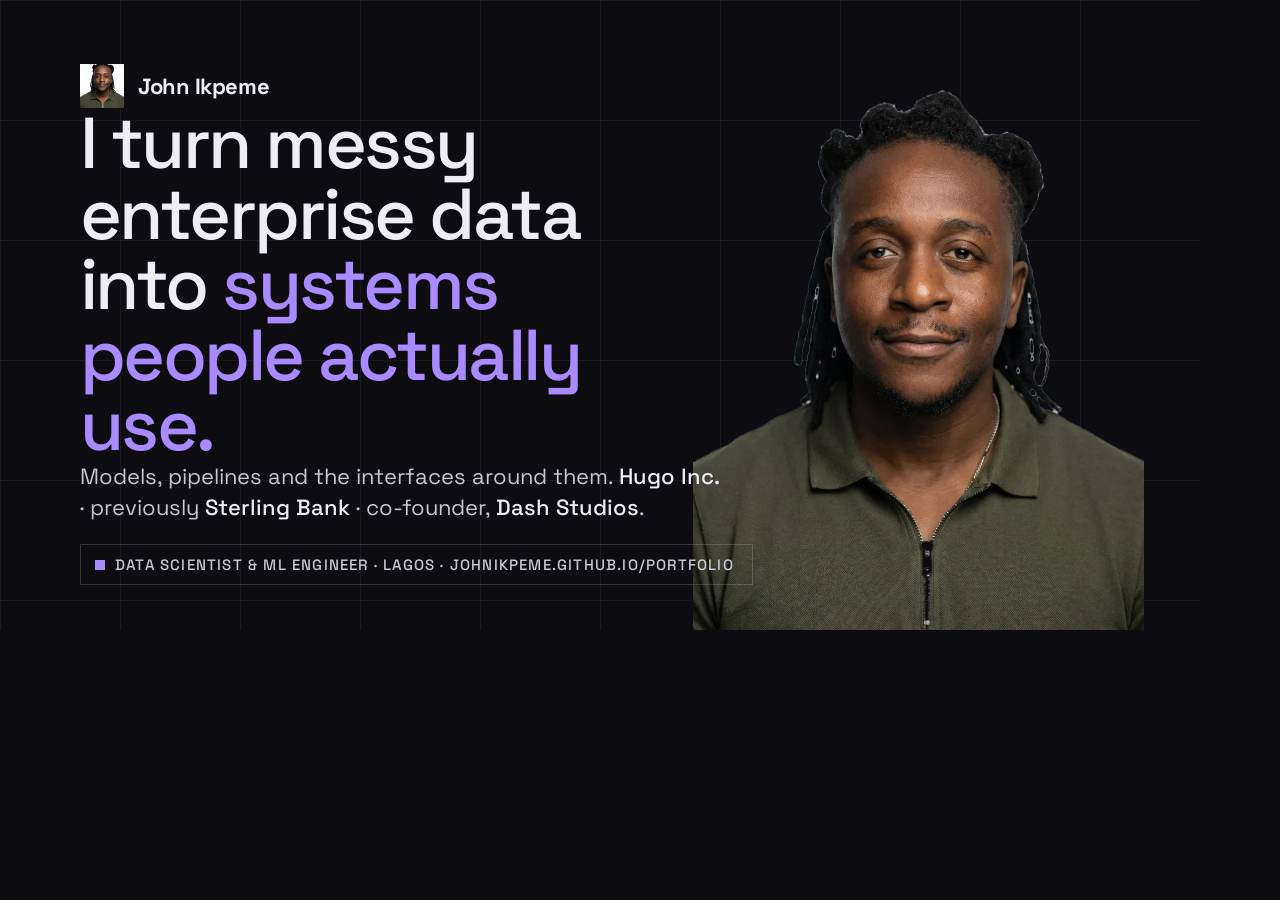
<file: og.html>
<!DOCTYPE html>
<html lang="en">
<head>
<meta charset="UTF-8">
<title>OG image source</title>
<link href="https://fonts.googleapis.com/css2?family=Space+Grotesk:wght@400;500;700&display=swap" rel="stylesheet">
<style>
  html,body{margin:0;background:#0d0c10;color:#eeedf3;font-family:'Space Grotesk',system-ui,sans-serif}
  .card{position:relative;width:1200px;height:630px;overflow:hidden;background:#0d0c10;padding:64px 80px;box-sizing:border-box;display:flex;flex-direction:column;justify-content:space-between}
  .grid{position:absolute;inset:0;background-image:linear-gradient(rgba(238,237,243,.06) 1px,transparent 1px),linear-gradient(90deg,rgba(238,237,243,.06) 1px,transparent 1px);background-size:120px 120px}
  .top{position:relative;display:flex;justify-content:space-between;align-items:center;font-family:'Space Grotesk',sans-serif;font-weight:500;font-size:18px;letter-spacing:.1em;text-transform:uppercase;color:#9c99a7}
  .brand{display:flex;align-items:center;gap:14px;font-family:'Space Grotesk';font-weight:700;font-size:22px;letter-spacing:-.02em;color:#eeedf3;text-transform:none}
  .mark{width:44px;height:44px;background:#eeedf3;color:#0d0c10;display:grid;place-items:center;font-size:22px}
  h1{position:relative;margin:0;font-family:'Space Grotesk';font-weight:500;font-size:72px;line-height:.98;letter-spacing:-.035em;max-width:12ch}
  h1 em{font-style:normal;color:#a98bff}
  .bottom{position:relative;display:flex;flex-direction:column;align-items:flex-start;gap:22px}
  .sub{margin:0;font-size:22px;color:#c8c6d1;max-width:640px;line-height:1.4}
  .sub b{color:#eeedf3;font-weight:500}
  .pill{display:inline-flex;align-items:center;gap:10px;padding:10px 18px 10px 14px;border:1px solid rgba(238,237,243,.18);font-family:'Space Grotesk',sans-serif;font-weight:500;font-size:15px;letter-spacing:.08em;text-transform:uppercase;color:#c8c6d1;white-space:nowrap}
  .dot{width:10px;height:10px;background:#a98bff}
  .photo{position:absolute;right:56px;bottom:0;height:560px;width:auto}
</style>
</head>
<body>
<div class="card">
  <div class="grid"></div>
  <img class="photo" src="assets/headshot-cutout.webp" alt="">
  <div class="top">
    <div class="brand"><img src="assets/headshot-sm.webp" alt="" style="width:44px;height:44px;object-fit:cover">John Ikpeme</div>
    
  </div>
  <h1>I turn messy enterprise data into <em>systems people actually use.</em></h1>
  <div class="bottom">
    <p class="sub">Models, pipelines and the interfaces around them. <b>Hugo Inc.</b> · previously <b>Sterling Bank</b> · co-founder, <b>Dash Studios</b>.</p>
    <span class="pill"><span class="dot"></span>Data Scientist &amp; ML Engineer · Lagos · johnikpeme.github.io/portfolio</span>
  </div>
</div>
</body>
</html>
</file>
